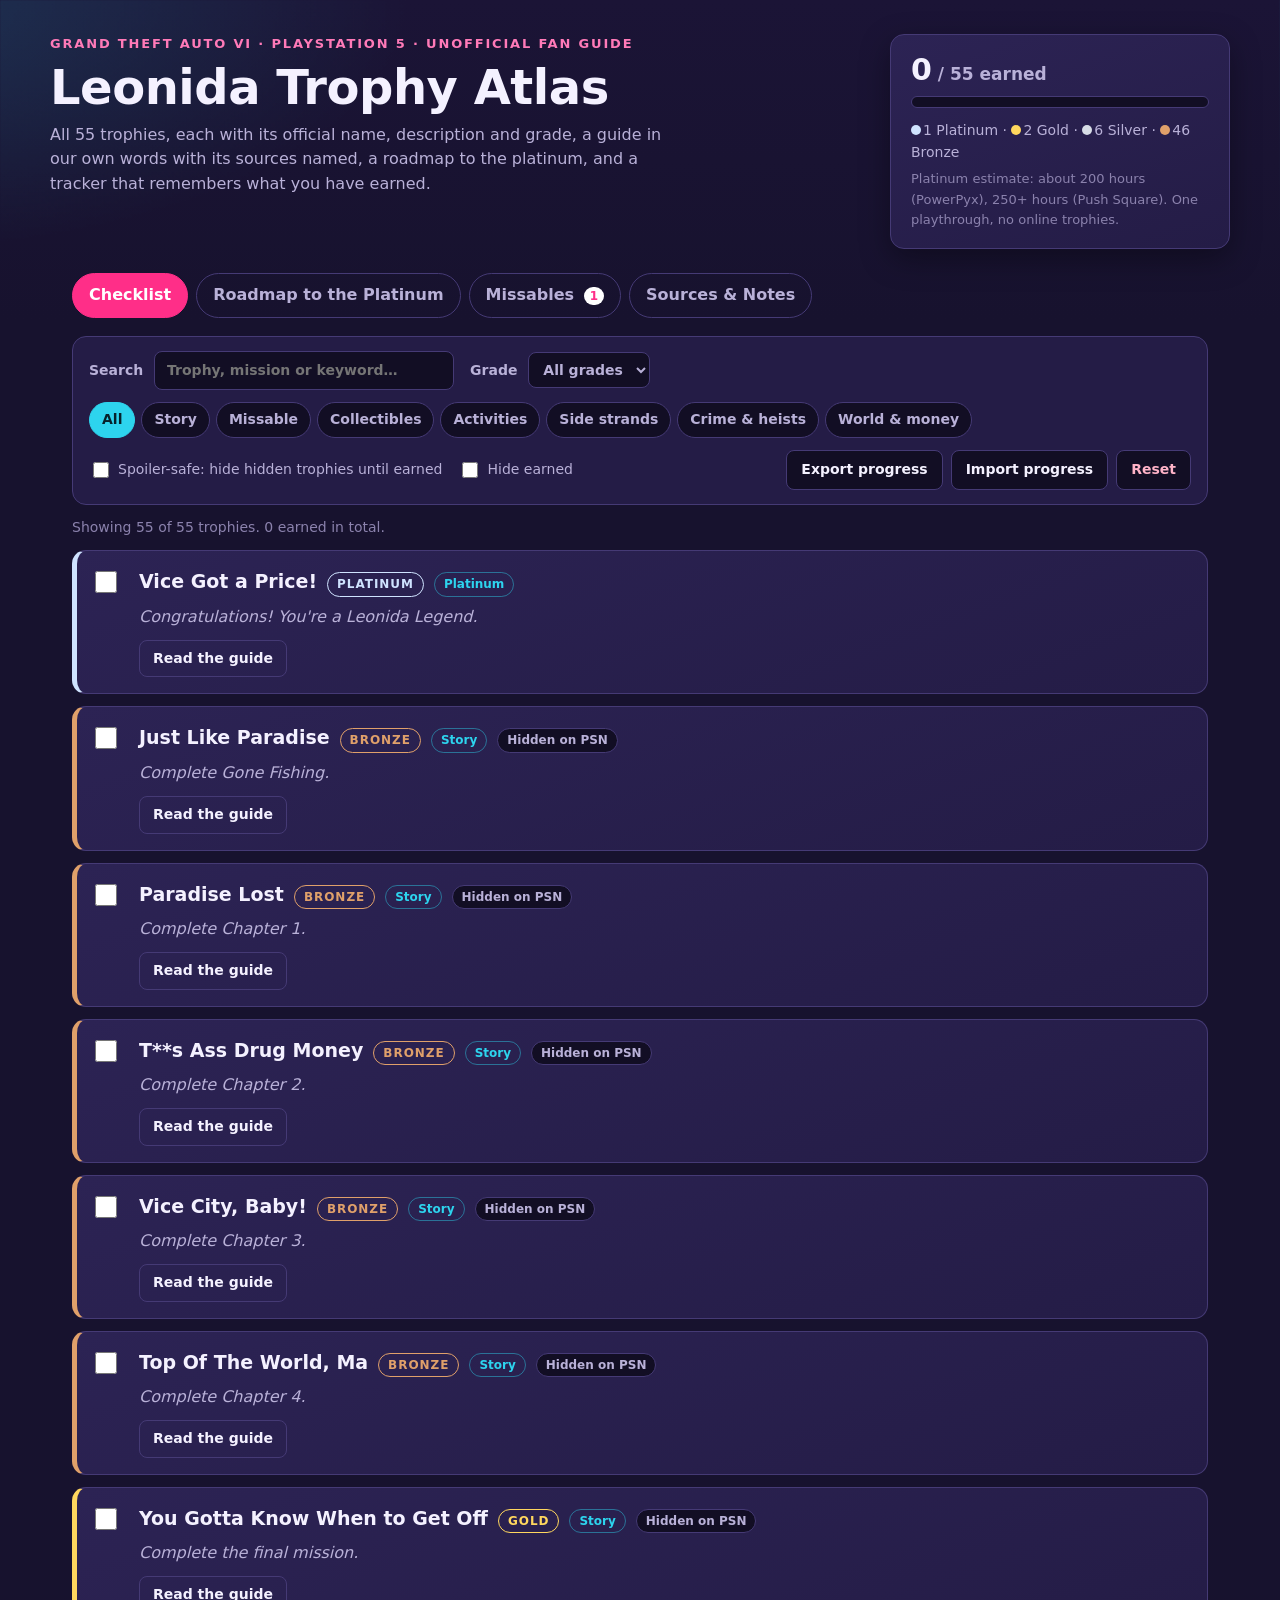
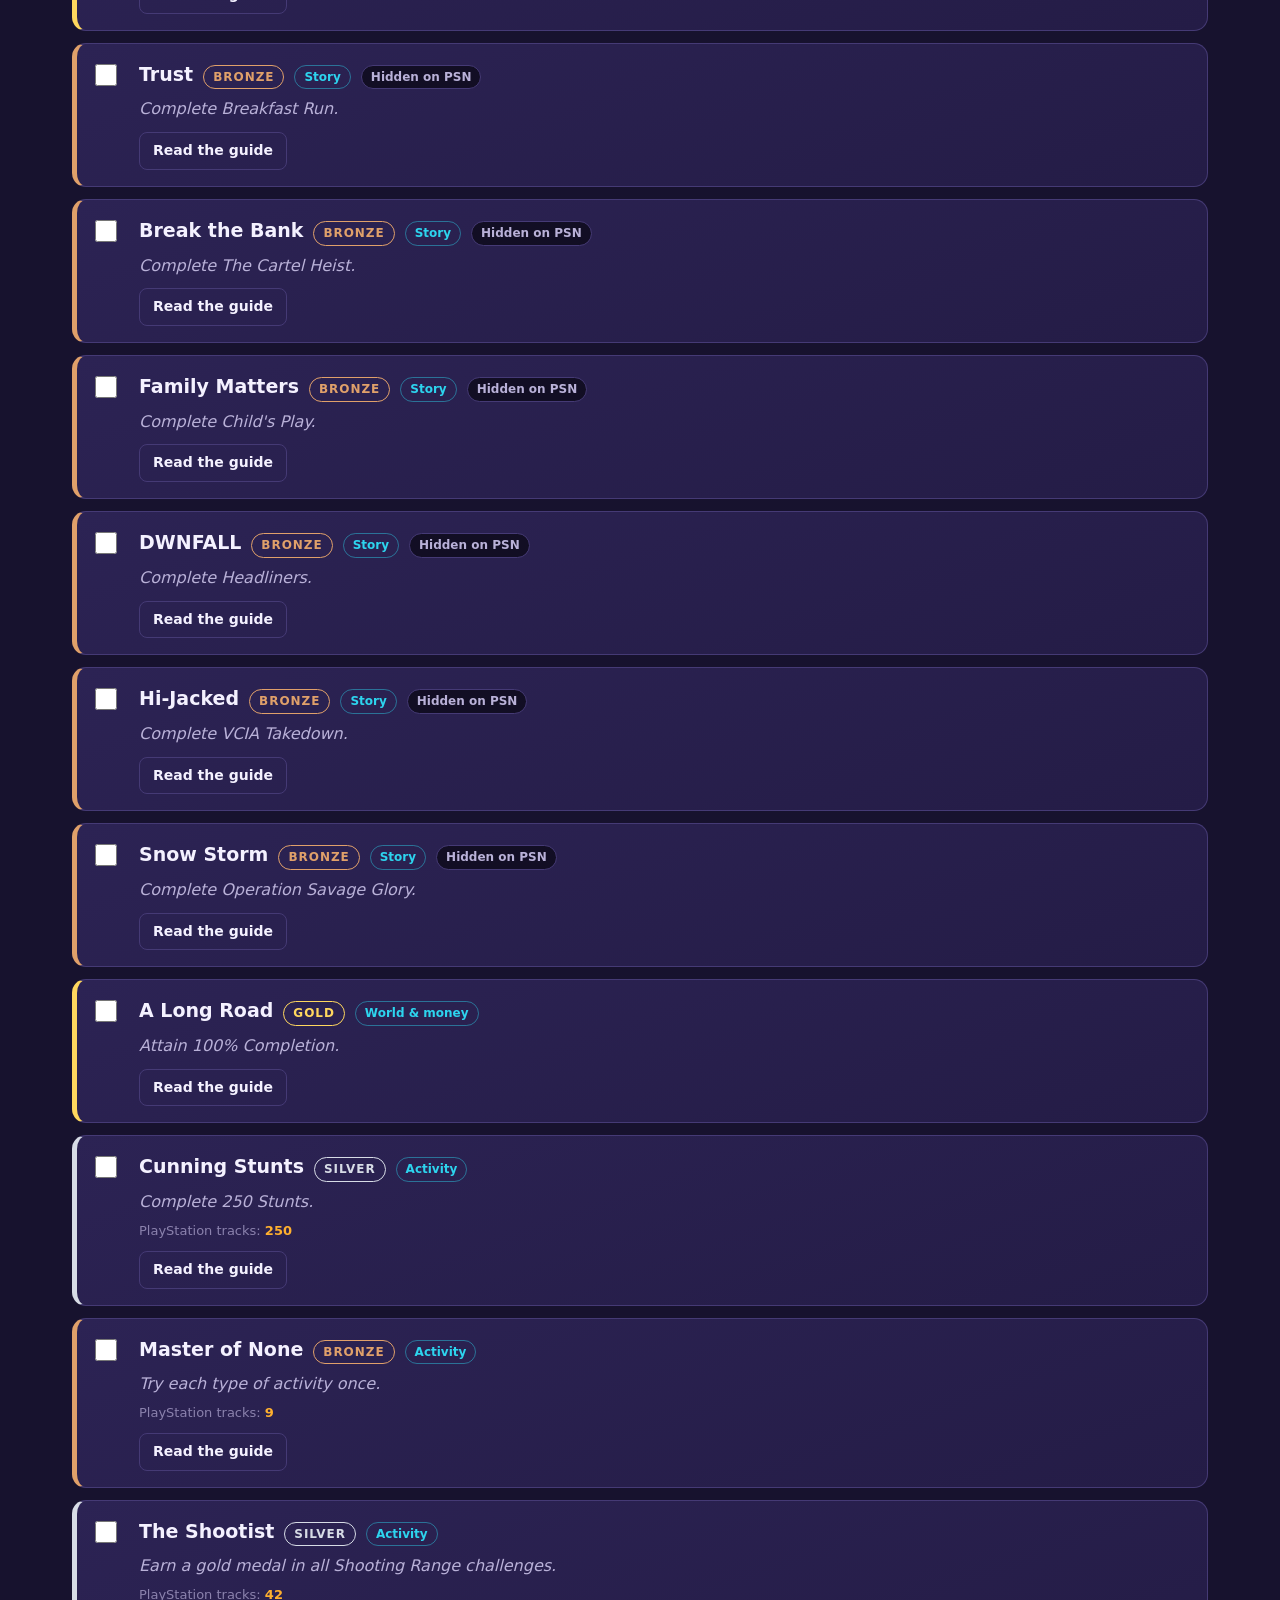
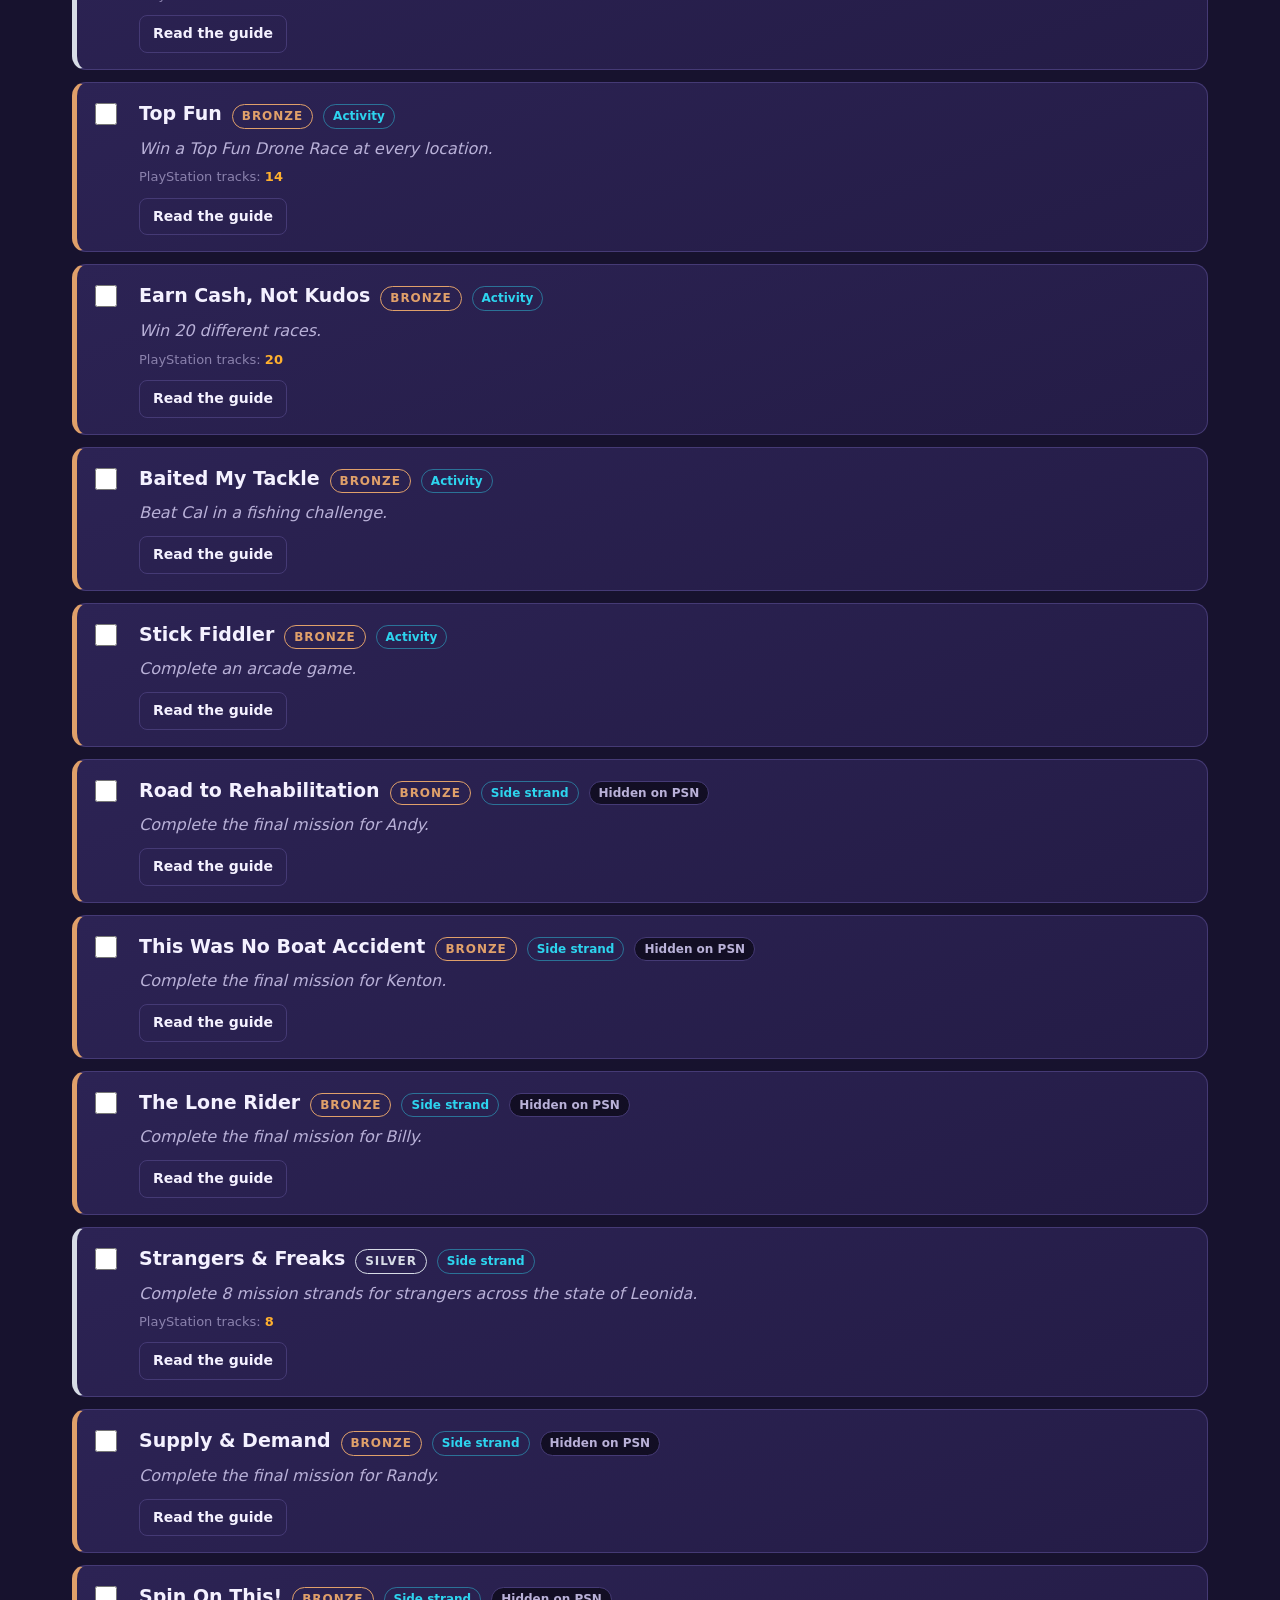
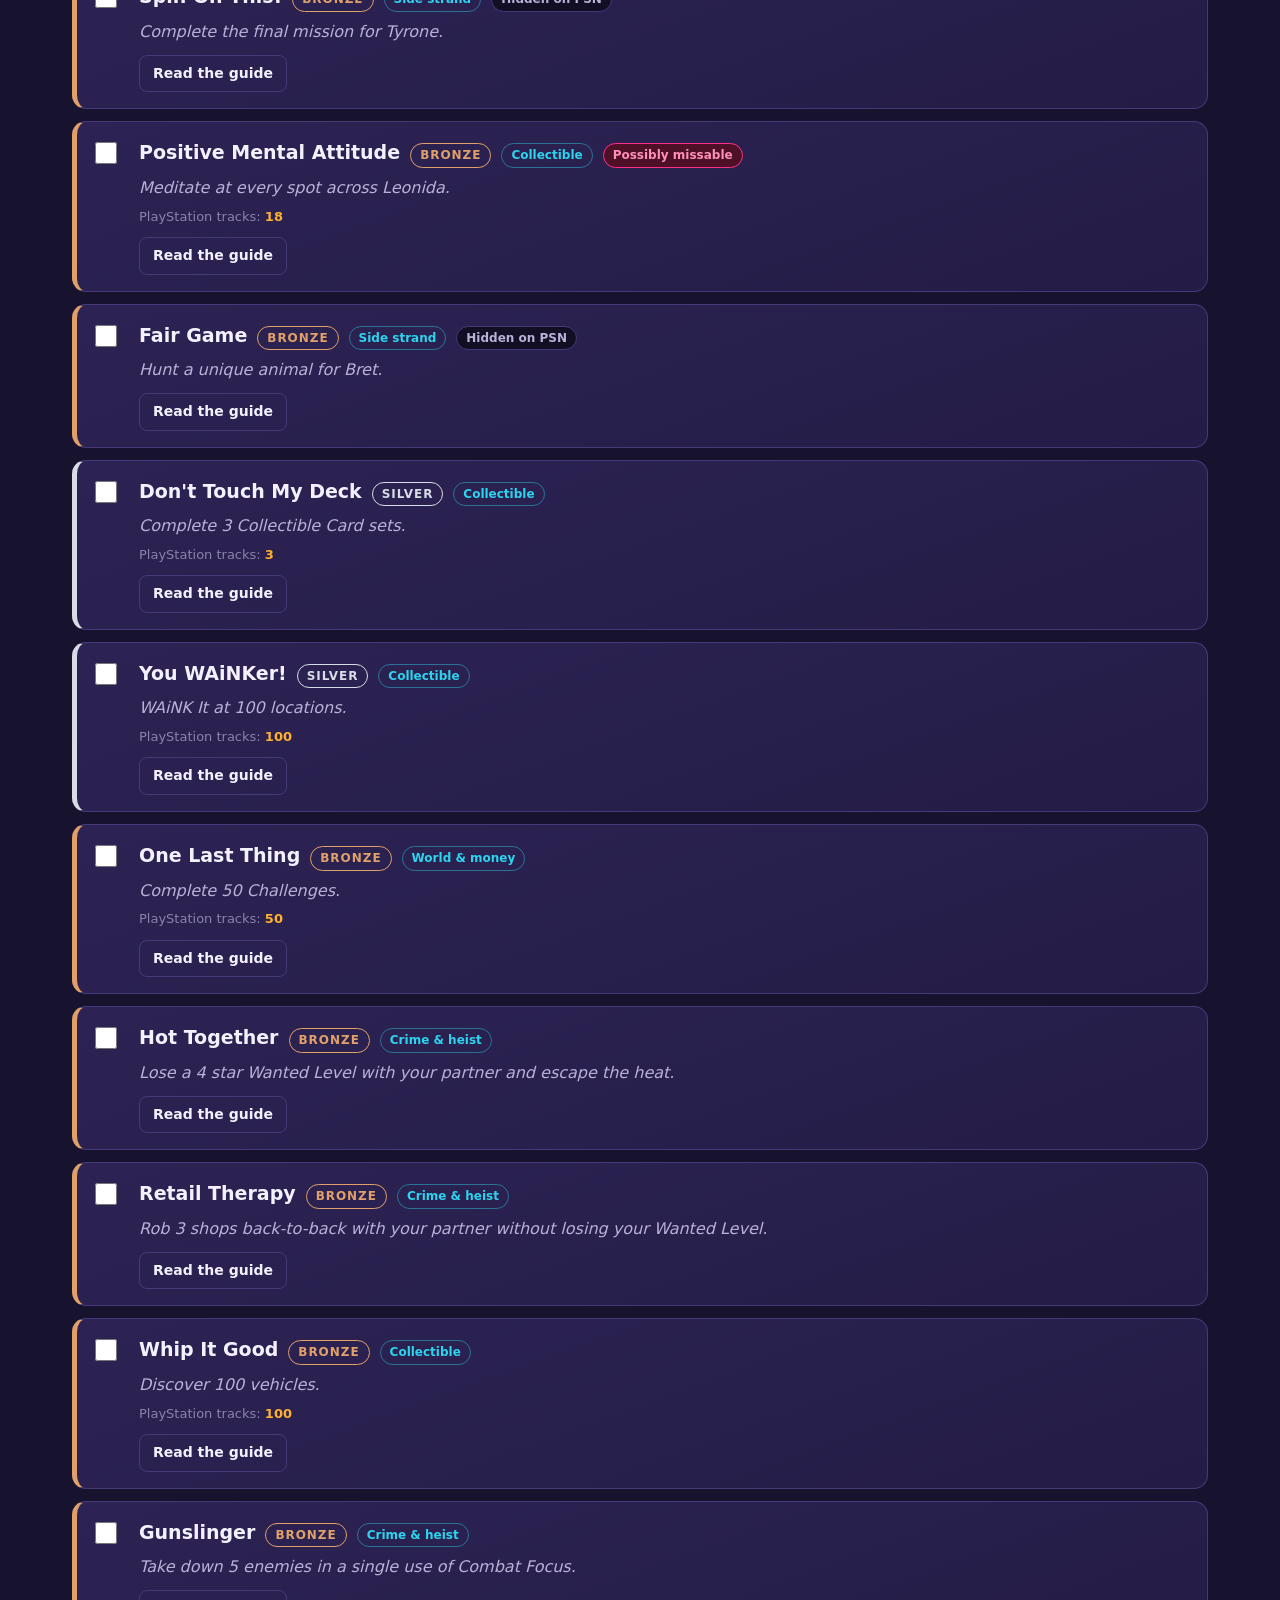
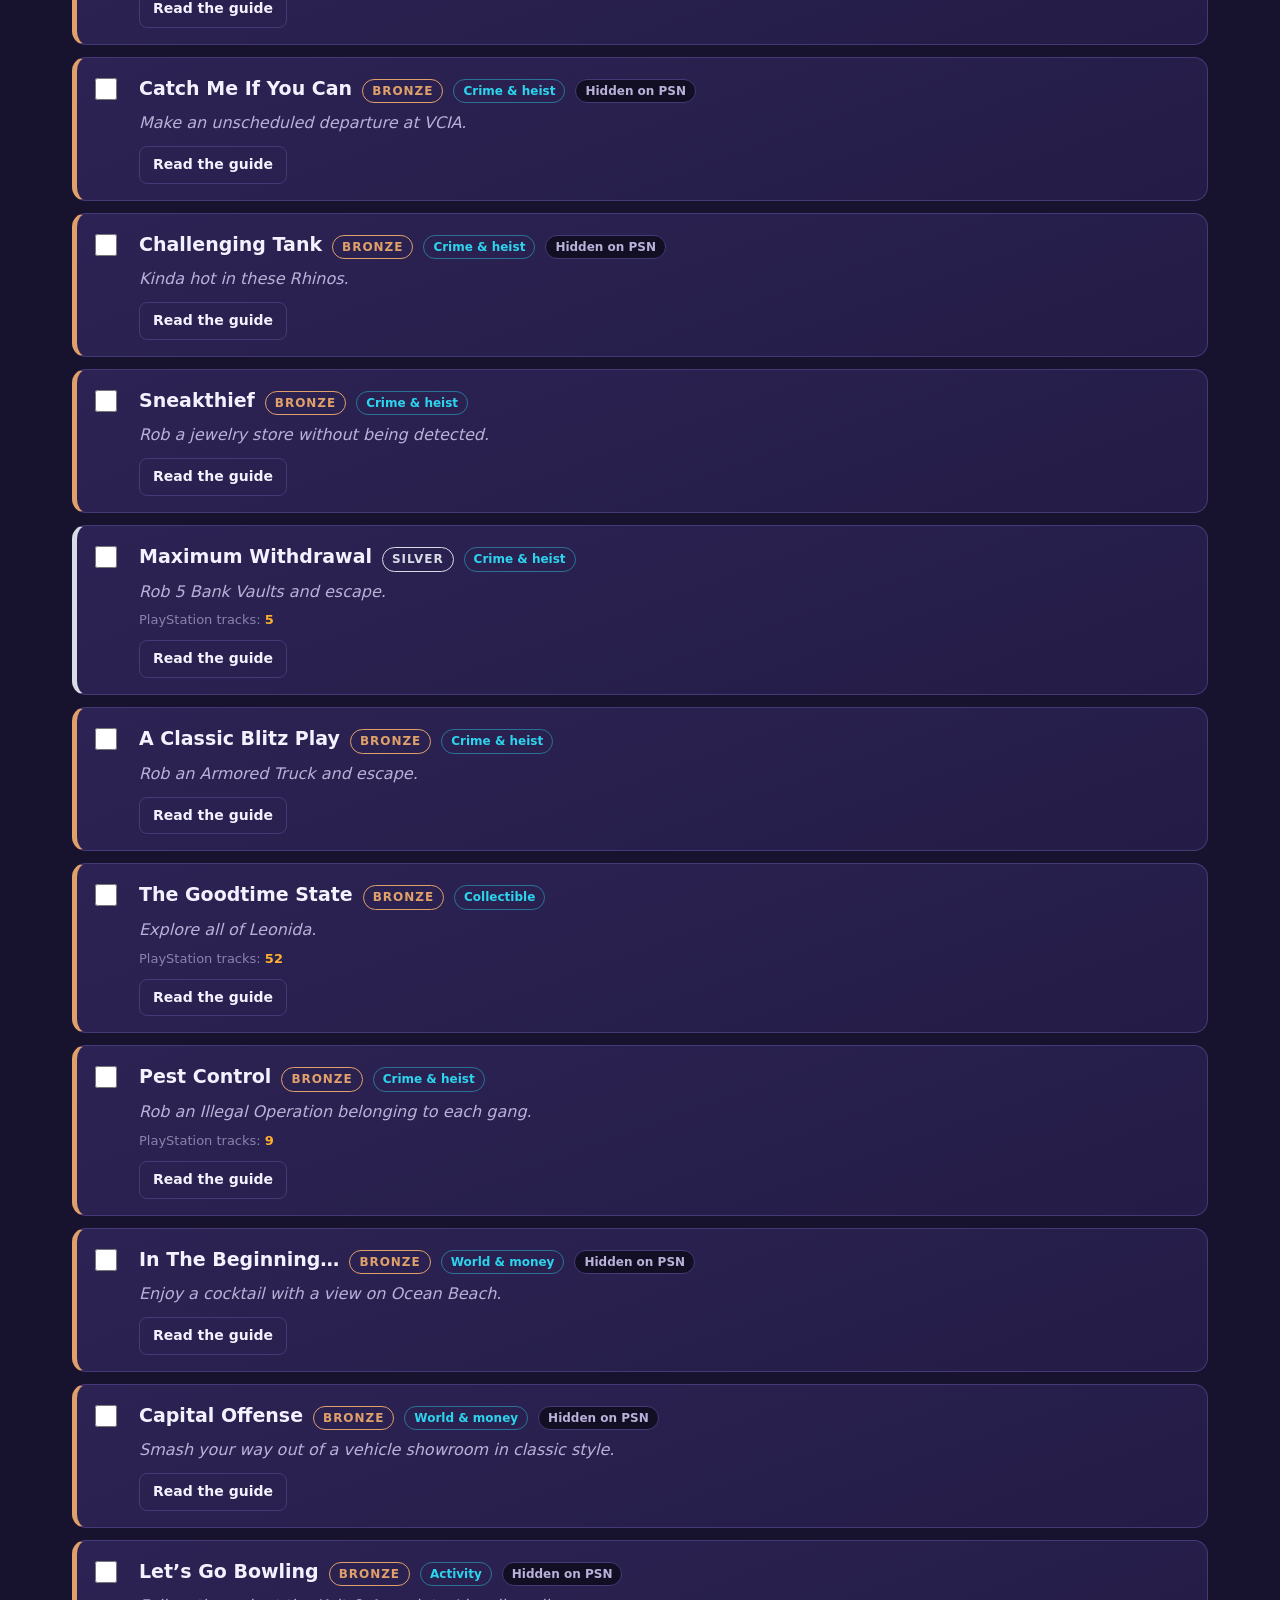
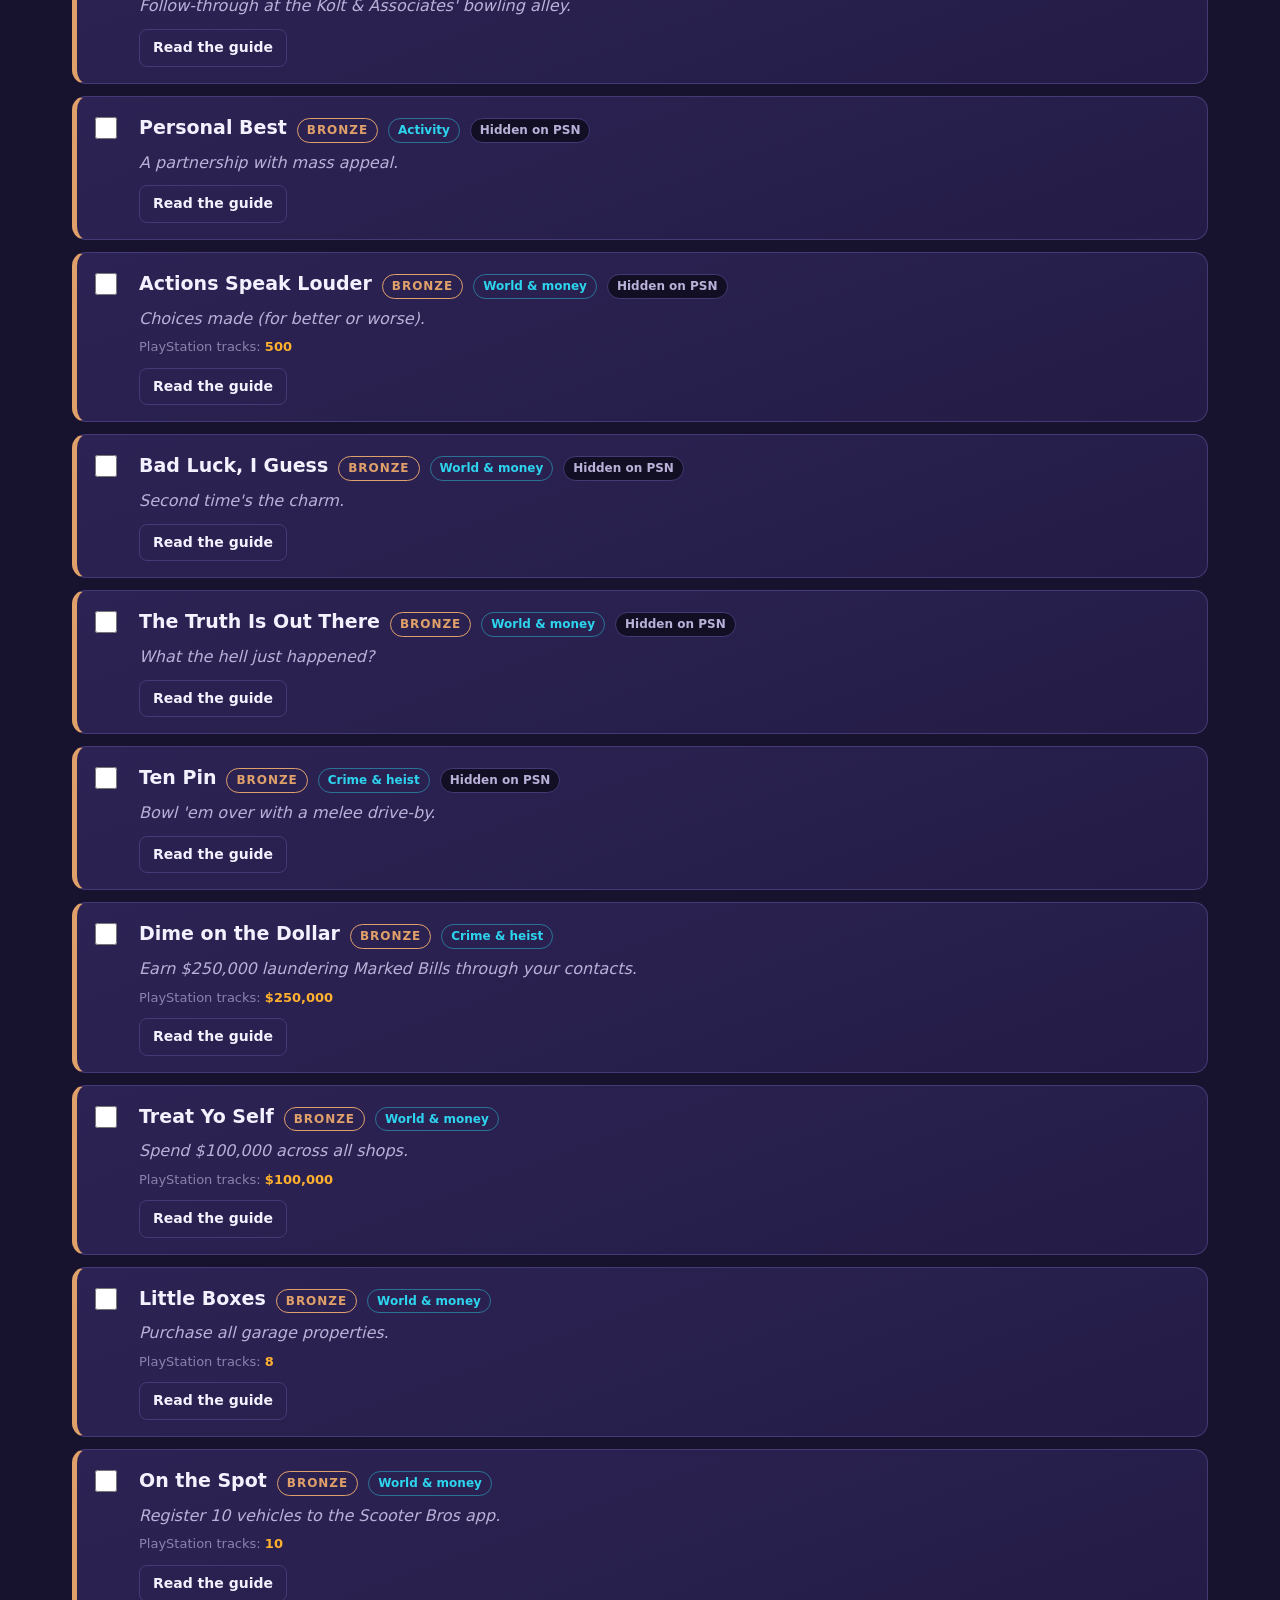
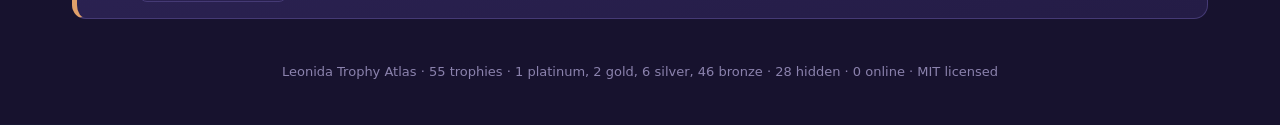
<file: app/index.html>
<!doctype html>
<html lang="en">
<head>
<meta charset="utf-8">
<meta name="viewport" content="width=device-width, initial-scale=1">
<title>Leonida Trophy Atlas — GTA VI Trophy Guide &amp; Tracker</title>
<meta name="description" content="An offline guide and tracker for all 55 PlayStation 5 trophies of Grand Theft Auto VI: cited guides, a roadmap to the platinum, missable flags and a spoiler-safe checklist.">
<link rel="icon" href="favicon.svg" type="image/svg+xml">
<link rel="stylesheet" href="style.css">
</head>
<body>
<header class="masthead">
  <div class="masthead-inner">
    <div class="title-block">
      <p class="kicker">Grand Theft Auto VI &middot; PlayStation 5 &middot; Unofficial fan guide</p>
      <h1>Leonida Trophy Atlas</h1>
      <p class="subtitle">All 55 trophies, each with its official name, description and grade, a guide in our own words with its sources named, a roadmap to the platinum, and a tracker that remembers what you have earned.</p>
    </div>
    <div class="progress-card" aria-label="Progress">
      <p class="progress-count"><span id="earnedCount">0</span><span class="of"> / 55 earned</span></p>
      <div class="progress-bar"><div id="progressFill" class="progress-fill"></div></div>
      <p class="grade-line"><span class="dot platinum"></span>1 Platinum &middot; <span class="dot gold"></span>2 Gold &middot; <span class="dot silver"></span>6 Silver &middot; <span class="dot bronze"></span>46 Bronze</p>
      <p class="progress-note" id="progressNote">Platinum estimate: about 200 hours (PowerPyx), 250+ hours (Push Square). One playthrough, no online trophies.</p>
    </div>
  </div>
</header>

<nav class="tabs" aria-label="Sections">
  <button type="button" class="tab active" data-tab="checklist">Checklist</button>
  <button type="button" class="tab" data-tab="roadmap">Roadmap to the Platinum</button>
  <button type="button" class="tab" data-tab="missables">Missables <span class="tab-badge">1</span></button>
  <button type="button" class="tab" data-tab="sources">Sources &amp; Notes</button>
</nav>

<main>
  <section id="panel-checklist" class="panel active">
    <div class="toolbar">
      <label class="search-label">Search <input id="search" type="search" placeholder="Trophy, mission or keyword…" autocomplete="off"></label>
      <label class="grade-label">Grade
        <select id="gradeFilter">
          <option value="all">All grades</option>
          <option value="platinum">Platinum</option>
          <option value="gold">Gold</option>
          <option value="silver">Silver</option>
          <option value="bronze">Bronze</option>
        </select>
      </label>
      <div class="chips" id="kindChips" role="group" aria-label="Filter by kind">
        <button type="button" class="chip active" data-kind="all">All</button>
        <button type="button" class="chip" data-kind="story">Story</button>
        <button type="button" class="chip" data-kind="missable">Missable</button>
        <button type="button" class="chip" data-kind="collectible">Collectibles</button>
        <button type="button" class="chip" data-kind="activity">Activities</button>
        <button type="button" class="chip" data-kind="side">Side strands</button>
        <button type="button" class="chip" data-kind="crime">Crime &amp; heists</button>
        <button type="button" class="chip" data-kind="world">World &amp; money</button>
      </div>
      <div class="toggles">
        <label class="toggle"><input id="spoilerToggle" type="checkbox"> Spoiler-safe: hide hidden trophies until earned</label>
        <label class="toggle"><input id="hideEarned" type="checkbox"> Hide earned</label>
      </div>
      <div class="actions">
        <button id="exportBtn" type="button">Export progress</button>
        <label class="import-btn" for="importFile">Import progress</label>
        <input id="importFile" type="file" accept="application/json,.json" hidden>
        <button id="resetBtn" type="button">Reset</button>
      </div>
    </div>
    <p class="list-meta" id="listMeta"></p>
    <div id="cards" class="cards"></div>
    <p id="emptyState" class="empty-state" hidden>No trophies match these filters. Clear the search or pick another kind.</p>
  </section>

  <section id="panel-roadmap" class="panel">
    <div id="roadmapBody"></div>
  </section>

  <section id="panel-missables" class="panel">
    <div id="missablesBody"></div>
  </section>

  <section id="panel-sources" class="panel">
    <h2>Where the facts come from</h2>
    <p>Every trophy's official name, description and grade is shown as PlayStation publishes it. The list went public when the game unlocked in New Zealand on 18 November 2026, and the trackers agree on it: Exophase and PSNProfiles list the same 55 names, descriptions and grades. The counts in brackets (250 stunts, 42 shooting range challenges, 18 meditation spots and the rest) are the counts PlayStation tracks for each trophy.</p>
    <ul class="source-list">
      <li><strong>PowerPyx GTA 6 trophy guide</strong> — the working guide behind most of the methods here: the three-stage roadmap, the Chapter 1 meditation warning, the counts and the unconfirmed methods. <a href="https://sixshore.com/gta-6/guides/trophies-and-achievements/">Sixshore's trophy and achievement list</a> gathers its findings with Push Square's.</li>
      <li><strong>Push Square GTA 6 trophy guide</strong> — the second working guide: the 250+ hour estimate, the note that difficulty does not affect trophies, and the dissent that no trophy is known to be missable. It also marks 27 hidden trophies rather than 28, not counting Personal Best.</li>
      <li><strong>PSNProfiles and TrueAchievements</strong> — the trophy and achievement trackers that cross-check the list, the counts and the hidden flags (28 hidden: the 12 story trophies and 16 side trophies).</li>
      <li><strong>Planet GTA 6 trophy list</strong> — the full list of 55 with official names and descriptions, taken from Exophase and cross-checked with PSNProfiles and TrueAchievements. <a href="https://www.planetgta6.com/en/gta-6-trophies/">planetgta6.com/en/gta-6-trophies/</a></li>
      <li><strong>One More Game trophy list</strong> — a second full listing of the 55, matching the others entry for entry. <a href="https://onemoregame.ph/2026/11/grand-theft-auto-vi-trophy-list/">onemoregame.ph</a></li>
      <li><strong>Rockstar Games, GTA VI Trailer 2</strong> — the setting this guide is written around: Leonida, Vice City, Lucia and Jason. No Rockstar artwork or logo is used anywhere in this atlas; the look is our own.</li>
    </ul>
    <h2>How this guide is honest about what it does not know</h2>
    <p>The game has only just come out, and several methods are still unconfirmed by the guide writers. Where a method is unconfirmed — the Ocean Beach cocktail, the showroom smash, the Payday Loans link, the UFO questline, the motorcycle kick — the guide says so in plain words instead of inventing a step. Check back as PowerPyx and Push Square pin those down.</p>
    <h2>Offline, by design</h2>
    <p>This atlas is static files only. It loads nothing over the network at run time: the trophy data lives in the app itself, your progress lives in your browser's local storage, and export and import are files on your own machine. The links above open only when you follow them.</p>
    <p class="disclaimer">Unofficial fan guide. Not affiliated with, endorsed by or connected to Rockstar Games, Take-Two Interactive or Sony Interactive Entertainment. Grand Theft Auto, GTA and Rockstar Games are trademarks of their owners. No official artwork, logos or game screenshots are used.</p>
  </section>
</main>

<footer class="colophon">
  <p>Leonida Trophy Atlas &middot; 55 trophies &middot; 1 platinum, 2 gold, 6 silver, 46 bronze &middot; 28 hidden &middot; 0 online &middot; MIT licensed</p>
</footer>

<script type="module" src="app.js"></script>
</body>
</html>
</file>
<file: app/style.css>
/* Leonida Trophy Atlas — a Vice City sunset look, drawn from scratch.
   Deep indigo nights, neon pink and cyan, warm amber for gold. No images,
   no web fonts: system type and CSS gradients only, so the app works offline. */

:root {
  --night: #17122e;
  --night-2: #1f1838;
  --card: #241c46;
  --card-2: #2c2354;
  --line: #453a75;
  --ink: #f4f1ff;
  --muted: #b9b1d8;
  --faint: #8b82ad;
  --pink: #ff2e88;
  --pink-soft: #ff7ab8;
  --cyan: #2dd4ee;
  --amber: #ffb02e;
  --green: #3ddc97;
  --platinum: #cfe3ff;
  --gold: #ffd75e;
  --silver: #d7dce6;
  --bronze: #e0a06a;
  --radius: 14px;
}

* { box-sizing: border-box; }

html { background: var(--night); }

body {
  margin: 0;
  color: var(--ink);
  font-family: "Segoe UI", system-ui, -apple-system, "Helvetica Neue", Arial, sans-serif;
  font-size: 16px;
  line-height: 1.55;
  background:
    radial-gradient(1100px 480px at 85% -10%, rgba(255, 46, 136, 0.28), transparent 60%),
    radial-gradient(900px 420px at -10% 0%, rgba(45, 212, 238, 0.16), transparent 60%),
    linear-gradient(180deg, #1b1436 0%, var(--night) 320px);
  min-height: 100vh;
}

a { color: var(--cyan); }
a:visited { color: #8fd8ff; }

button, input, select { font: inherit; color: inherit; }
button { cursor: pointer; }

/* ---------- Masthead ---------- */

.masthead { padding: 34px 22px 10px; }
.masthead-inner {
  max-width: 1180px;
  margin: 0 auto;
  display: flex;
  gap: 28px;
  flex-wrap: wrap;
  align-items: stretch;
}
.title-block { flex: 1 1 560px; }
.kicker {
  margin: 0 0 8px;
  color: var(--pink-soft);
  font-size: 13px;
  font-weight: 700;
  letter-spacing: 0.14em;
  text-transform: uppercase;
}
h1 {
  margin: 0 0 10px;
  font-size: clamp(30px, 4.6vw, 48px);
  line-height: 1.05;
  letter-spacing: -0.01em;
}
.subtitle { margin: 0; color: var(--muted); max-width: 62ch; }

.progress-card {
  flex: 0 1 340px;
  background: linear-gradient(160deg, var(--card-2), var(--card));
  border: 1px solid var(--line);
  border-radius: var(--radius);
  padding: 18px 20px;
  box-shadow: 0 10px 30px rgba(0, 0, 0, 0.35);
}
.progress-count { margin: 0 0 10px; font-size: 30px; font-weight: 800; line-height: 1.1; }
.progress-count .of { font-size: 17px; font-weight: 600; color: var(--muted); }
.progress-bar {
  height: 12px;
  border-radius: 999px;
  background: #120e24;
  border: 1px solid var(--line);
  overflow: hidden;
}
.progress-fill {
  height: 100%;
  width: 0;
  border-radius: 999px;
  background: linear-gradient(90deg, var(--pink), var(--amber));
  transition: width 0.35s ease;
}
.grade-line { margin: 12px 0 6px; font-size: 14px; color: var(--muted); }
.progress-note { margin: 0; font-size: 13px; color: var(--faint); }
.dot {
  display: inline-block;
  width: 10px; height: 10px;
  border-radius: 50%;
  margin-right: 2px;
  vertical-align: baseline;
}
.dot.platinum { background: var(--platinum); }
.dot.gold { background: var(--gold); }
.dot.silver { background: var(--silver); }
.dot.bronze { background: var(--bronze); }

/* ---------- Tabs ---------- */

.tabs {
  max-width: 1180px;
  margin: 14px auto 0;
  padding: 0 22px;
  display: flex;
  gap: 8px;
  flex-wrap: wrap;
}
.tab {
  border: 1px solid var(--line);
  background: transparent;
  color: var(--muted);
  padding: 9px 16px;
  border-radius: 999px;
  font-weight: 650;
}
.tab:hover { color: var(--ink); border-color: var(--pink); }
.tab.active { background: var(--pink); border-color: var(--pink); color: #fff; }
.tab-badge {
  display: inline-block;
  min-width: 20px;
  padding: 0 6px;
  margin-left: 4px;
  border-radius: 999px;
  background: #fff;
  color: var(--pink);
  font-size: 12px;
  font-weight: 800;
  text-align: center;
}

/* ---------- Layout ---------- */

main { max-width: 1180px; margin: 0 auto; padding: 18px 22px 30px; }
.panel { display: none; }
.panel.active { display: block; }
.panel h2 { margin: 6px 0 12px; font-size: 26px; }
.panel p { max-width: 78ch; }

/* ---------- Toolbar ---------- */

.toolbar {
  display: flex;
  flex-wrap: wrap;
  gap: 12px 16px;
  align-items: center;
  background: var(--card);
  border: 1px solid var(--line);
  border-radius: var(--radius);
  padding: 14px 16px;
  margin-bottom: 12px;
}
.search-label, .grade-label { font-size: 14px; font-weight: 650; color: var(--muted); }
.search-label input {
  margin-left: 6px;
  width: min(300px, 60vw);
  padding: 8px 12px;
  border-radius: 8px;
  border: 1px solid var(--line);
  background: #120e24;
  color: var(--ink);
}
.grade-label select {
  margin-left: 6px;
  padding: 8px 10px;
  border-radius: 8px;
  border: 1px solid var(--line);
  background: #120e24;
}
.chips { display: flex; flex-wrap: wrap; gap: 6px; }
.chip {
  border: 1px solid var(--line);
  background: #120e24;
  color: var(--muted);
  padding: 6px 12px;
  border-radius: 999px;
  font-size: 14px;
  font-weight: 600;
}
.chip:hover { border-color: var(--cyan); color: var(--ink); }
.chip.active { background: var(--cyan); border-color: var(--cyan); color: #06222b; }
.toggles { display: flex; gap: 16px; flex-wrap: wrap; }
.toggle { font-size: 14px; color: var(--muted); display: flex; gap: 6px; align-items: center; }
.toggle input { accent-color: var(--pink); width: 16px; height: 16px; }
.actions { display: flex; gap: 8px; margin-left: auto; flex-wrap: wrap; }
.actions button, .import-btn {
  border: 1px solid var(--line);
  background: #120e24;
  padding: 8px 14px;
  border-radius: 8px;
  font-weight: 650;
  font-size: 14px;
}
.actions button:hover, .import-btn:hover { border-color: var(--cyan); }
.import-btn { cursor: pointer; display: inline-block; }
#resetBtn { color: #ffb3c8; }

.list-meta { margin: 0 0 12px; color: var(--faint); font-size: 14px; }
.empty-state {
  background: var(--card);
  border: 1px dashed var(--line);
  border-radius: var(--radius);
  padding: 26px;
  text-align: center;
  color: var(--muted);
}

/* ---------- Trophy cards ---------- */

.cards { display: grid; gap: 12px; }
.card {
  display: grid;
  grid-template-columns: 30px 1fr;
  gap: 4px 14px;
  background: linear-gradient(160deg, var(--card-2), var(--card));
  border: 1px solid var(--line);
  border-left-width: 5px;
  border-radius: var(--radius);
  padding: 16px 18px;
}
.card.grade-platinum { border-left-color: var(--platinum); }
.card.grade-gold { border-left-color: var(--gold); }
.card.grade-silver { border-left-color: var(--silver); }
.card.grade-bronze { border-left-color: var(--bronze); }
.card.earned { opacity: 0.72; }
.card.earned .card-name { text-decoration: line-through; text-decoration-thickness: 2px; }
.card input[type="checkbox"] {
  width: 22px; height: 22px;
  margin: 4px 0 0;
  accent-color: var(--green);
  grid-row: 1 / span 2;
}
.card-head { display: flex; gap: 10px; align-items: baseline; flex-wrap: wrap; }
.card-name { margin: 0; font-size: 19px; font-weight: 750; }
.grade-badge {
  font-size: 12px;
  font-weight: 800;
  letter-spacing: 0.08em;
  text-transform: uppercase;
  padding: 2px 9px;
  border-radius: 999px;
  border: 1px solid currentColor;
}
.grade-badge.platinum { color: var(--platinum); }
.grade-badge.gold { color: var(--gold); }
.grade-badge.silver { color: var(--silver); }
.grade-badge.bronze { color: var(--bronze); }
.kind-tag {
  font-size: 12px;
  font-weight: 700;
  color: var(--cyan);
  border: 1px solid rgba(45, 212, 238, 0.45);
  padding: 2px 9px;
  border-radius: 999px;
}
.flag {
  font-size: 12px;
  font-weight: 800;
  padding: 2px 9px;
  border-radius: 999px;
}
.flag.missable { background: #4d1026; color: #ff8fb8; border: 1px solid var(--pink); }
.flag.hidden { background: #120e24; color: var(--muted); border: 1px solid var(--line); }
.card-desc { margin: 4px 0 0; color: var(--muted); font-style: italic; }
.card-count { margin: 6px 0 0; font-size: 13px; color: var(--faint); }
.card-count strong { color: var(--amber); }
.card-body { grid-column: 2; }
.guide-toggle {
  margin-top: 10px;
  border: 1px solid var(--line);
  background: transparent;
  color: var(--ink);
  padding: 7px 13px;
  border-radius: 8px;
  font-weight: 650;
  font-size: 14px;
}
.guide-toggle:hover { border-color: var(--pink); }
.guide { margin-top: 10px; display: none; }
.guide.open { display: block; }
.guide p { margin: 0 0 8px; }
.guide-source { font-size: 13px; color: var(--faint); }
.spoiler-mask {
  color: var(--faint);
  font-style: italic;
  border: 1px dashed var(--line);
  border-radius: 8px;
  padding: 10px 12px;
  margin: 4px 0 0;
}

/* ---------- Roadmap & missables ---------- */

.stage {
  background: linear-gradient(160deg, var(--card-2), var(--card));
  border: 1px solid var(--line);
  border-radius: var(--radius);
  padding: 20px 22px;
  margin: 0 0 16px;
}
.stage h3 { margin: 0 0 4px; font-size: 21px; }
.stage .stage-hours { color: var(--amber); font-weight: 700; font-size: 14px; margin: 0 0 10px; }
.stage ul { margin: 8px 0 0; padding-left: 22px; }
.stage li { margin-bottom: 6px; }
.stage li::marker { color: var(--pink); }
.trophy-chips { display: flex; flex-wrap: wrap; gap: 6px; margin-top: 12px; }
.trophy-chips span {
  font-size: 13px;
  background: #120e24;
  border: 1px solid var(--line);
  border-radius: 999px;
  padding: 3px 10px;
  color: var(--muted);
}
.callout {
  border: 1px solid var(--pink);
  background: #3a1230;
  border-radius: var(--radius);
  padding: 16px 20px;
  margin: 0 0 16px;
}
.callout h3 { margin: 0 0 6px; color: var(--pink-soft); }
.callout p { margin: 0 0 8px; }
.callout p:last-child { margin-bottom: 0; }
.note-box {
  border: 1px solid var(--line);
  border-radius: var(--radius);
  padding: 16px 20px;
  margin: 0 0 16px;
  background: var(--card);
}
.note-box h3 { margin: 0 0 6px; }
.checklist-100 { columns: 2; column-gap: 28px; margin: 8px 0 0; padding-left: 22px; }
.checklist-100 li { break-inside: avoid; margin-bottom: 6px; }

.source-list li { margin-bottom: 10px; }
.disclaimer { color: var(--faint); font-size: 13px; }

.colophon {
  max-width: 1180px;
  margin: 0 auto;
  padding: 0 22px 30px;
  color: var(--faint);
  font-size: 13px;
  text-align: center;
}

@media (max-width: 640px) {
  .masthead { padding-top: 22px; }
  .card { grid-template-columns: 26px 1fr; padding: 14px; }
  .checklist-100 { columns: 1; }
  .actions { margin-left: 0; }
}
</file>
